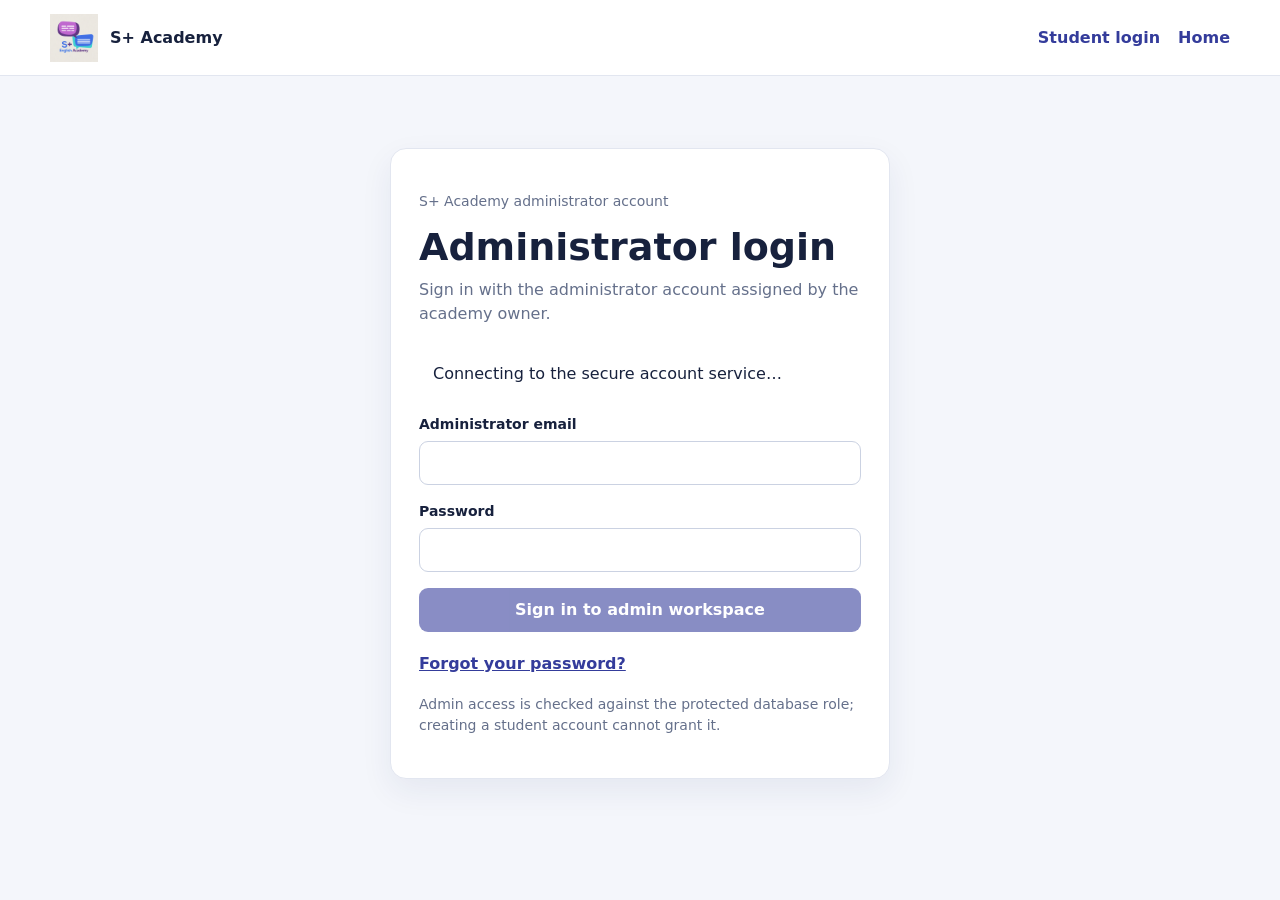
<file: admin-login.html>
<!doctype html>
<html lang="en">
<head>
  <meta charset="utf-8">
  <meta name="viewport" content="width=device-width, initial-scale=1">
  <meta name="robots" content="noindex, nofollow">
  <meta name="description" content="Authorized S+ Academy administrator sign-in.">
  <title>Admin Login | S+ Academy</title>
  <link rel="stylesheet" href="css/portal.css">
</head>
<body data-login-role="admin">
  <header class="portal-header">
    <a class="portal-brand" href="index.html">
      <img src="assets/logo.png" alt="">
      <span>S+ Academy</span>
    </a>
    <nav class="portal-header-links" aria-label="Account navigation">
      <a href="student-login.html">Student login</a>
      <a href="index.html">Home</a>
    </nav>
  </header>

  <main class="portal-shell">
    <section class="portal-card auth-card" aria-labelledby="admin-login-title">
      <p class="portal-note">S+ Academy administrator account</p>
      <h1 class="portal-heading" id="admin-login-title">Administrator login</h1>
      <p class="portal-subtitle">Sign in with the administrator account assigned by the academy owner.</p>
      <div class="portal-message" data-auth-message role="status" aria-live="polite">Connecting to the secure account service…</div>
      <form class="auth-form" data-login-form>
        <label>Administrator email
          <input name="email" type="email" autocomplete="username" maxlength="254" required>
        </label>
        <label>Password
          <input name="password" type="password" autocomplete="current-password" required>
        </label>
        <button type="submit" disabled>Sign in to admin workspace</button>
        <button type="button" class="portal-link-button" data-show-reset>Forgot your password?</button>
      </form>
      <form class="auth-form" data-reset-form hidden>
        <h2>Reset your administrator password</h2>
        <p class="portal-note">We’ll email a secure reset link to the registered administrator address.</p>
        <label>Administrator email
          <input name="email" type="email" autocomplete="username" maxlength="254" required>
        </label>
        <div data-reset-captcha></div>
        <button type="submit" disabled>Send password reset email</button>
        <button type="button" class="portal-link-button" data-cancel-reset>Back to sign in</button>
      </form>
      <p class="portal-note">Admin access is checked against the protected database role; creating a student account cannot grant it.</p>
    </section>
  </main>

  <script src="js/supabase-config.js"></script>
  <script type="module" src="js/login.js"></script>
</body>
</html>
</file>
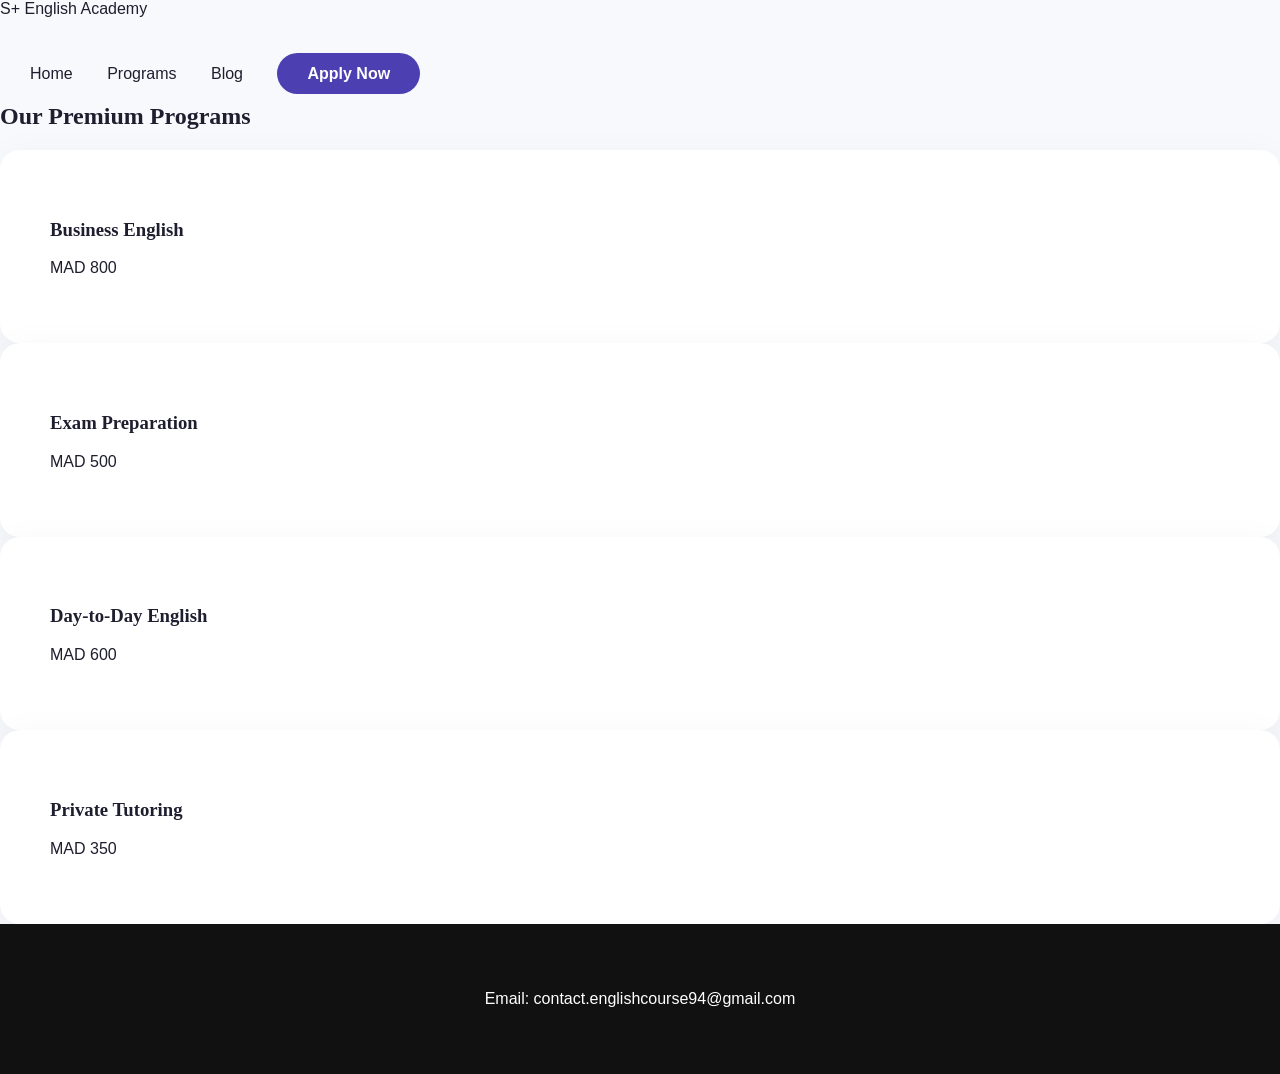
<file: programs.html>
<!DOCTYPE html>
<html lang="en">
<head>
<meta charset="UTF-8">
<meta name="viewport" content="width=device-width, initial-scale=1.0">
<title>Programs | S+ English Academy</title>
<link rel="stylesheet" href="css/style.css">
<script src="js/main.js" defer></script>
</head>
<body>

<header>
  <div class="logo">S+ English Academy</div>
  <nav>
    <a href="index.html">Home</a>
    <a href="programs.html">Programs</a>
    <a href="blog.html">Blog</a>
    <a href="apply.html" class="btn">Apply Now</a>
  </nav>
</header>

<section class="page-title">
  <h1>Our Premium Programs</h1>
</section>

<section class="program-grid">

<div class="card" onclick="goToApply('Business English')">
  <h3>Business English</h3>
  <p>MAD 800</p>
</div>

<div class="card" onclick="goToApply('Exam Preparation')">
  <h3>Exam Preparation</h3>
  <p>MAD 500</p>
</div>

<div class="card" onclick="goToApply('Day-to-Day English')">
  <h3>Day-to-Day English</h3>
  <p>MAD 600</p>
</div>

<div class="card" onclick="goToApply('Private Tutoring')">
  <h3>Private Tutoring</h3>
  <p>MAD 350</p>
</div>

</section>

<footer>
  <p>Email: contact.englishcourse94@gmail.com</p>
</footer>

</body>
</html>
</file>
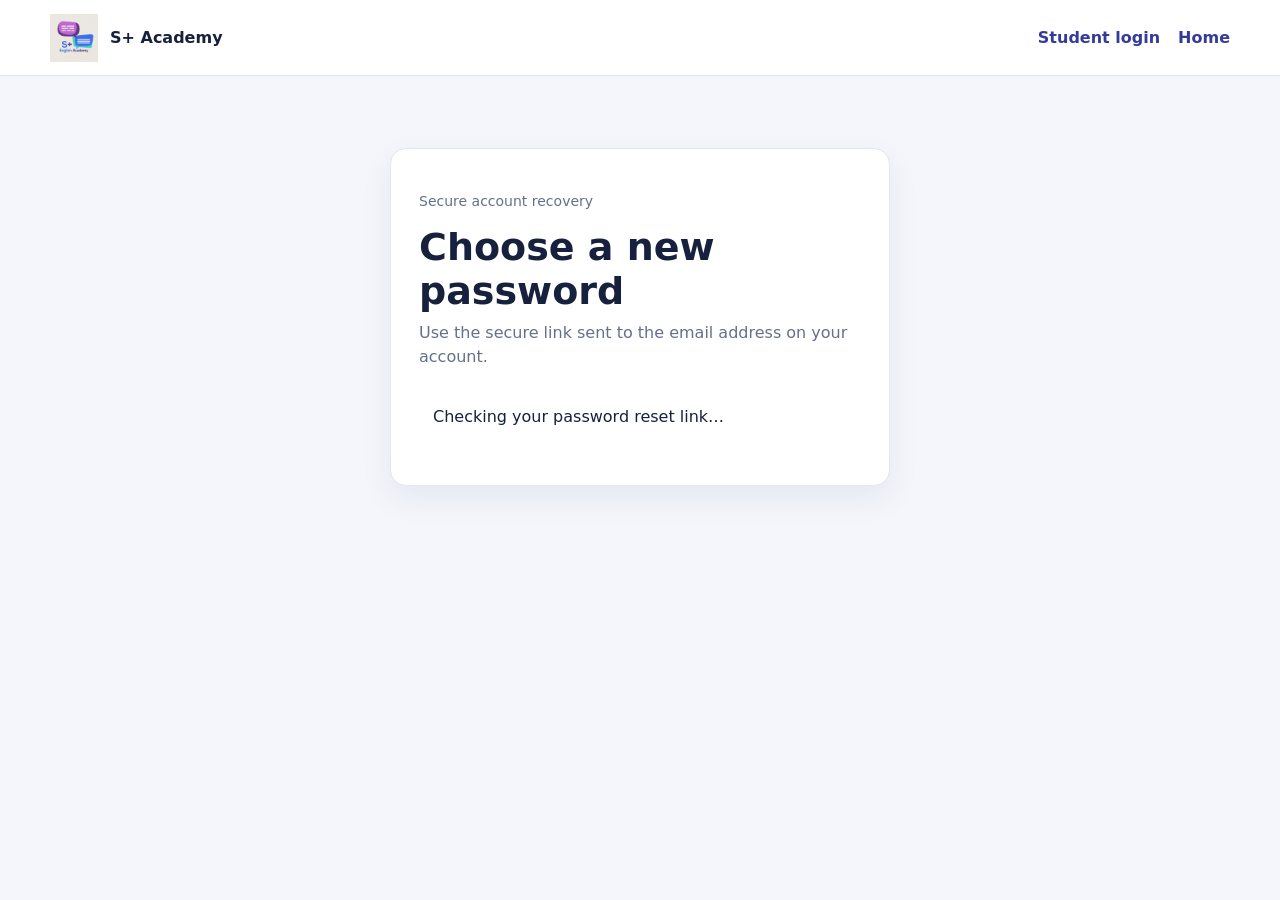
<file: reset-password.html>
<!doctype html>
<html lang="en">
<head>
  <meta charset="utf-8">
  <meta name="viewport" content="width=device-width, initial-scale=1">
  <meta name="robots" content="noindex, nofollow">
  <meta name="description" content="Choose a new password for your S+ Academy account.">
  <title>Reset Password | S+ Academy</title>
  <link rel="stylesheet" href="css/portal.css">
</head>
<body>
  <header class="portal-header">
    <a class="portal-brand" href="index.html">
      <img src="assets/logo.png" alt="">
      <span>S+ Academy</span>
    </a>
    <nav class="portal-header-links" aria-label="Account navigation">
      <a href="student-login.html">Student login</a>
      <a href="index.html">Home</a>
    </nav>
  </header>

  <main class="portal-shell">
    <section class="portal-card auth-card" aria-labelledby="reset-title">
      <p class="portal-note">Secure account recovery</p>
      <h1 class="portal-heading" id="reset-title">Choose a new password</h1>
      <p class="portal-subtitle">Use the secure link sent to the email address on your account.</p>
      <div class="portal-message" data-reset-message role="status" aria-live="polite">Checking your password reset link…</div>
      <form class="auth-form" data-new-password-form hidden>
        <label>New password (at least 8 characters)
          <input name="password" type="password" autocomplete="new-password" minlength="8" required>
        </label>
        <label>Confirm new password
          <input name="confirmPassword" type="password" autocomplete="new-password" minlength="8" required>
        </label>
        <button type="submit">Update password</button>
      </form>
      <a class="portal-button" data-login-link href="student-login.html" hidden>Return to sign in</a>
    </section>
  </main>

  <script src="js/supabase-config.js"></script>
  <script type="module" src="js/reset-password.js"></script>
</body>
</html>
</file>
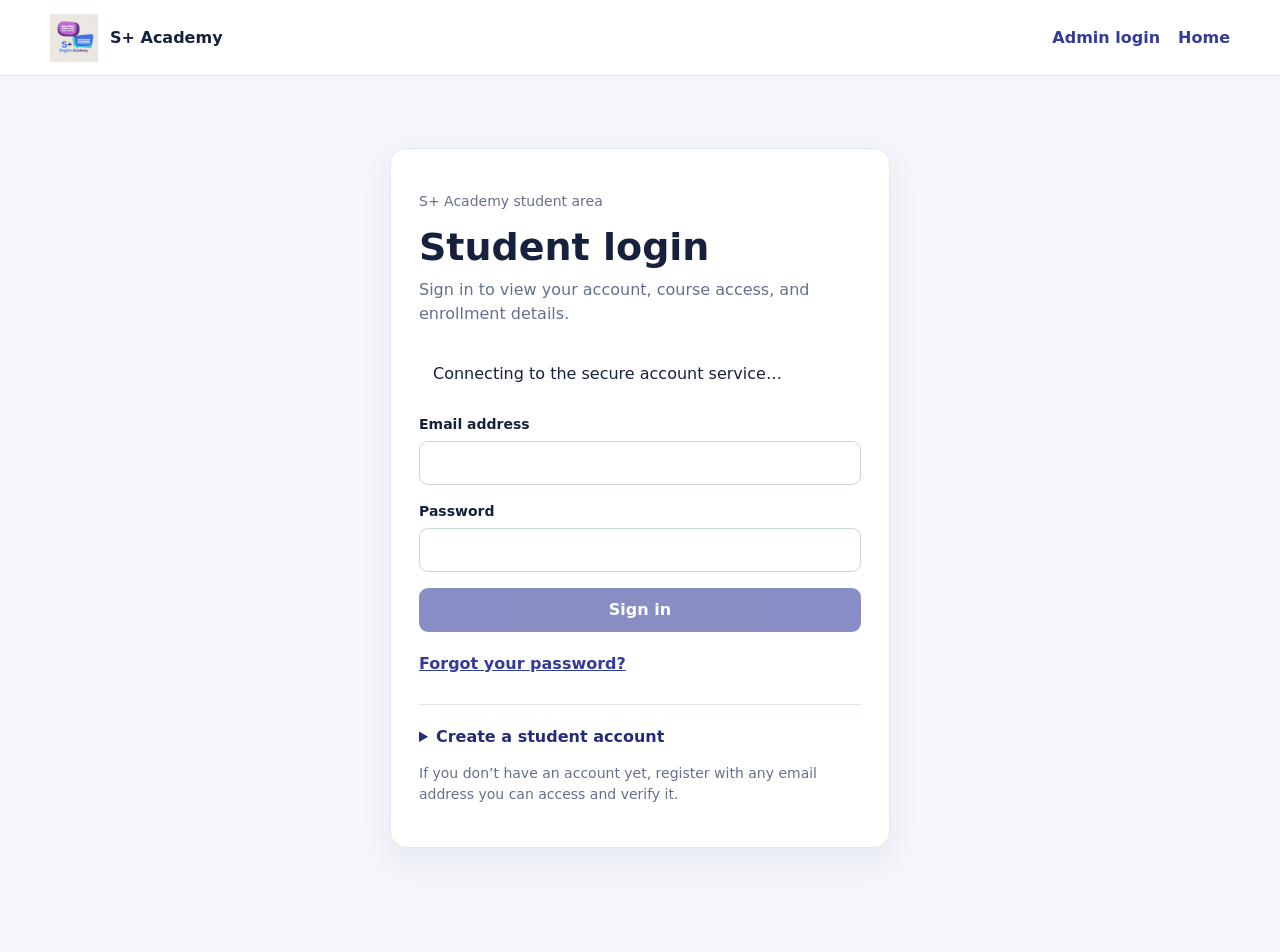
<file: student-login.html>
<!doctype html>
<html lang="en">
<head>
  <meta charset="utf-8">
  <meta name="viewport" content="width=device-width, initial-scale=1">
  <meta name="description" content="Sign in or create your S+ Academy student account.">
  <title>Student Login | S+ Academy</title>
  <link rel="stylesheet" href="css/portal.css">
</head>
<body data-login-role="student">
  <header class="portal-header">
    <a class="portal-brand" href="index.html">
      <img src="assets/logo.png" alt="">
      <span>S+ Academy</span>
    </a>
    <nav class="portal-header-links" aria-label="Account navigation">
      <a href="admin-login.html">Admin login</a>
      <a href="index.html">Home</a>
    </nav>
  </header>

  <main class="portal-shell">
    <section class="portal-card auth-card" aria-labelledby="student-login-title">
      <p class="portal-note">S+ Academy student area</p>
      <h1 class="portal-heading" id="student-login-title">Student login</h1>
      <p class="portal-subtitle">Sign in to view your account, course access, and enrollment details.</p>
      <div class="portal-message" data-auth-message role="status" aria-live="polite">Connecting to the secure account service…</div>

      <form class="auth-form" data-login-form>
        <label>Email address
          <input name="email" type="email" autocomplete="email" maxlength="254" required>
        </label>
        <label>Password
          <input name="password" type="password" autocomplete="current-password" required>
        </label>
        <button type="submit" disabled>Sign in</button>
        <button type="button" class="portal-link-button" data-show-reset>Forgot your password?</button>
      </form>

      <form class="auth-form" data-reset-form hidden>
        <h2>Reset your password</h2>
        <p class="portal-note">We’ll email a secure reset link to the address registered to your account.</p>
        <label>Email address
          <input name="email" type="email" autocomplete="email" maxlength="254" required>
        </label>
        <div data-reset-captcha></div>
        <button type="submit" disabled>Send password reset email</button>
        <button type="button" class="portal-link-button" data-cancel-reset>Back to sign in</button>
      </form>

      <details class="portal-details">
        <summary>Create a student account</summary>
        <p class="portal-note">Any email address you can access is accepted; it does not need to be an academy email. Registration never grants administrator access.</p>
        <form class="auth-form" data-signup-form>
          <label>Full name
            <input name="fullName" type="text" autocomplete="name" minlength="2" maxlength="120" required>
          </label>
          <label>Email address
            <input name="email" type="email" autocomplete="email" maxlength="254" required>
          </label>
          <label>Password (at least 8 characters)
            <input name="password" type="password" autocomplete="new-password" minlength="8" required>
          </label>
          <button type="submit">Create student account</button>
        </form>
      </details>

      <p class="portal-note">If you don’t have an account yet, register with any email address you can access and verify it.</p>
    </section>
  </main>

  <script src="js/supabase-config.js"></script>
  <script type="module" src="js/login.js"></script>
</body>
</html>
</file>
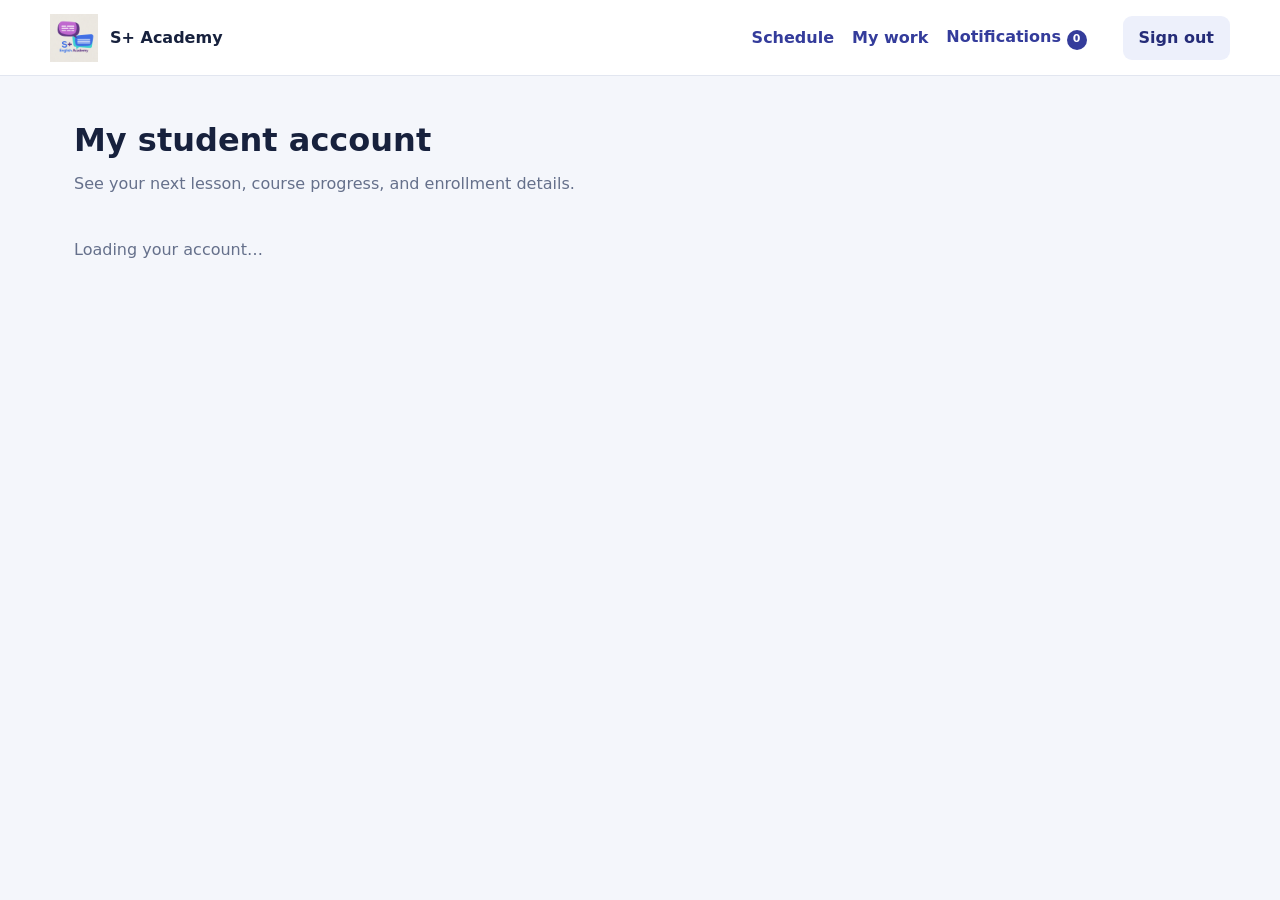
<file: student.html>
<!doctype html>
<html lang="en">
<head>
  <meta charset="utf-8">
  <meta name="viewport" content="width=device-width, initial-scale=1">
  <meta name="robots" content="noindex, nofollow">
  <meta name="description" content="Your S+ Academy student account.">
  <title>My Student Account | S+ Academy</title>
  <link rel="stylesheet" href="css/portal.css">
</head>
<body>
  <header class="portal-header">
    <a class="portal-brand" href="index.html">
      <img src="assets/logo.png" alt="">
      <span>S+ Academy</span>
    </a>
    <nav class="portal-header-links" aria-label="Account navigation">
      <a href="#schedule">Schedule</a>
      <a href="#assignments">My work</a>
      <a href="#notifications">Notifications <span class="portal-count" data-unread-count hidden>0</span></a>
      <span class="portal-user-email" data-user-email></span>
      <button type="button" class="portal-button-secondary" data-sign-out>Sign out</button>
    </nav>
  </header>

  <main class="portal-shell">
    <h1 class="portal-heading">My student account</h1>
    <p class="portal-subtitle">See your next lesson, course progress, and enrollment details.</p>
    <div class="portal-message" data-portal-message role="status" aria-live="polite"></div>
    <p class="portal-loading" data-loading>Loading your account…</p>

    <div class="portal-dashboard" data-student-dashboard hidden>
      <section class="portal-dashboard-grid" id="schedule" aria-label="Your schedule">
        <section class="portal-card" aria-labelledby="next-lesson-title">
          <h2 id="next-lesson-title">Next lesson</h2>
          <div data-next-lesson><p class="portal-note">Checking your schedule…</p></div>
        </section>
        <section class="portal-card" aria-labelledby="schedule-title">
          <h2 id="schedule-title">Upcoming schedule</h2>
          <div class="portal-table-wrap">
            <table class="portal-table">
              <thead><tr><th>Lesson</th><th>Program</th><th>Date and time</th><th>Meeting</th></tr></thead>
              <tbody data-schedule-body><tr><td colspan="4">Loading…</td></tr></tbody>
            </table>
          </div>
        </section>
      </section>

      <section class="portal-card portal-section" id="assignments" aria-labelledby="assignments-title">
        <div class="portal-section-heading">
          <div>
            <h2 id="assignments-title">My assigned learning</h2>
            <p class="portal-note">Lessons and exercises assigned by your teacher.</p>
          </div>
          <span class="portal-feature-status" data-learning-status></span>
        </div>
        <div class="portal-dashboard-grid portal-dashboard-grid-tight">
          <section aria-labelledby="assigned-lessons-title">
            <h3 id="assigned-lessons-title">Lessons</h3>
            <div class="portal-work-list" data-assigned-lessons>
              <p class="portal-note">Loading lessons…</p>
            </div>
          </section>
          <section aria-labelledby="assigned-exercises-title">
            <h3 id="assigned-exercises-title">Exercises</h3>
            <div class="portal-work-list" data-assigned-exercises>
              <p class="portal-note">Loading exercises…</p>
            </div>
          </section>
        </div>
      </section>

      <section class="portal-card portal-section" id="notifications" aria-labelledby="notifications-title">
        <div class="portal-section-heading">
          <div>
            <h2 id="notifications-title">Notifications</h2>
            <p class="portal-note">Updates about lessons and your account.</p>
          </div>
          <button type="button" class="portal-button-secondary" data-refresh-notifications>Refresh</button>
        </div>
        <div class="portal-notification-list" data-notifications>
          <p class="portal-note">Loading notifications…</p>
        </div>
      </section>

      <section class="portal-card portal-section" aria-labelledby="teacher-contact-title">
        <h2 id="teacher-contact-title">Contact your teacher</h2>
        <p data-teacher-contact-text>Contact the academy and we’ll connect you with your teacher.</p>
        <a class="portal-button" data-teacher-contact href="https://wa.me/212718613036" target="_blank" rel="noopener">Message your teacher</a>
      </section>

      <section class="portal-card portal-section" aria-labelledby="progress-title">
        <h2 id="progress-title">My learning progress</h2>
        <div class="portal-stats" aria-label="Learning progress summary">
          <div class="portal-stat"><strong data-progress-stat="attended">0</strong><span>Sessions attended</span></div>
          <div class="portal-stat"><strong data-progress-stat="average">—</strong><span>Average assessment score</span></div>
          <div class="portal-stat"><strong data-progress-stat="marked">0</strong><span>Sessions marked by teacher</span></div>
        </div>
        <div class="portal-table-wrap">
          <table class="portal-table">
            <thead><tr><th>Lesson</th><th>Date</th><th>Attendance</th><th>Score</th><th>Teacher feedback</th></tr></thead>
            <tbody data-progress-body><tr><td colspan="5">Loading…</td></tr></tbody>
          </table>
        </div>
      </section>

      <section class="portal-dashboard-grid portal-section" aria-label="Profile and course access">
        <section class="portal-card" aria-labelledby="profile-title">
          <h2 id="profile-title">My profile</h2>
          <form class="auth-form" data-profile-form>
            <label>Full name
              <input name="fullName" type="text" autocomplete="name" maxlength="120" required>
            </label>
            <label>Email address
              <input name="email" type="email" autocomplete="email" readonly>
            </label>
            <label>Phone
              <input name="phone" type="tel" autocomplete="tel" maxlength="32">
            </label>
            <label>Notification language
              <select name="locale" data-notification-locale disabled>
                <option value="en">English</option>
                <option value="fr">Français</option>
                <option value="es">Español</option>
                <option value="pt">Português</option>
                <option value="zh">中文</option>
                <option value="ar">العربية</option>
              </select>
            </label>
            <button type="submit">Save profile</button>
          </form>
        </section>

        <section class="portal-card" aria-labelledby="membership-title">
          <h2 id="membership-title">My course access</h2>
          <div class="portal-table-wrap">
            <table class="portal-table">
              <thead><tr><th>Program</th><th>Status</th><th>Access period</th></tr></thead>
              <tbody data-memberships-body><tr><td colspan="3">Loading…</td></tr></tbody>
            </table>
          </div>
        </section>
      </section>

      <section class="portal-card portal-section" aria-labelledby="invoices-title">
        <h2 id="invoices-title">My invoices</h2>
        <p class="portal-note">Your recorded invoices and payments. No payment is collected on this page.</p>
        <div class="portal-table-wrap">
          <table class="portal-table">
            <thead><tr><th>Invoice</th><th>Issued</th><th>Due</th><th>Total</th><th>Paid</th><th>Status</th></tr></thead>
            <tbody data-invoices-body><tr><td colspan="6">Loading invoices…</td></tr></tbody>
          </table>
        </div>
      </section>

      <section class="portal-card portal-section" aria-labelledby="orders-title">
        <h2 id="orders-title">My enrollment and payment records</h2>
        <p class="portal-note">This page shows recorded status only. It does not accept or process payments.</p>
        <div class="portal-table-wrap">
          <table class="portal-table">
            <thead><tr><th>Program</th><th>Amount</th><th>Status</th><th>Date</th></tr></thead>
            <tbody data-orders-body><tr><td colspan="4">Loading…</td></tr></tbody>
          </table>
        </div>
      </section>
    </div>
  </main>

  <script src="js/supabase-config.js"></script>
  <script type="module" src="js/student.js"></script>
</body>
</html>
</file>
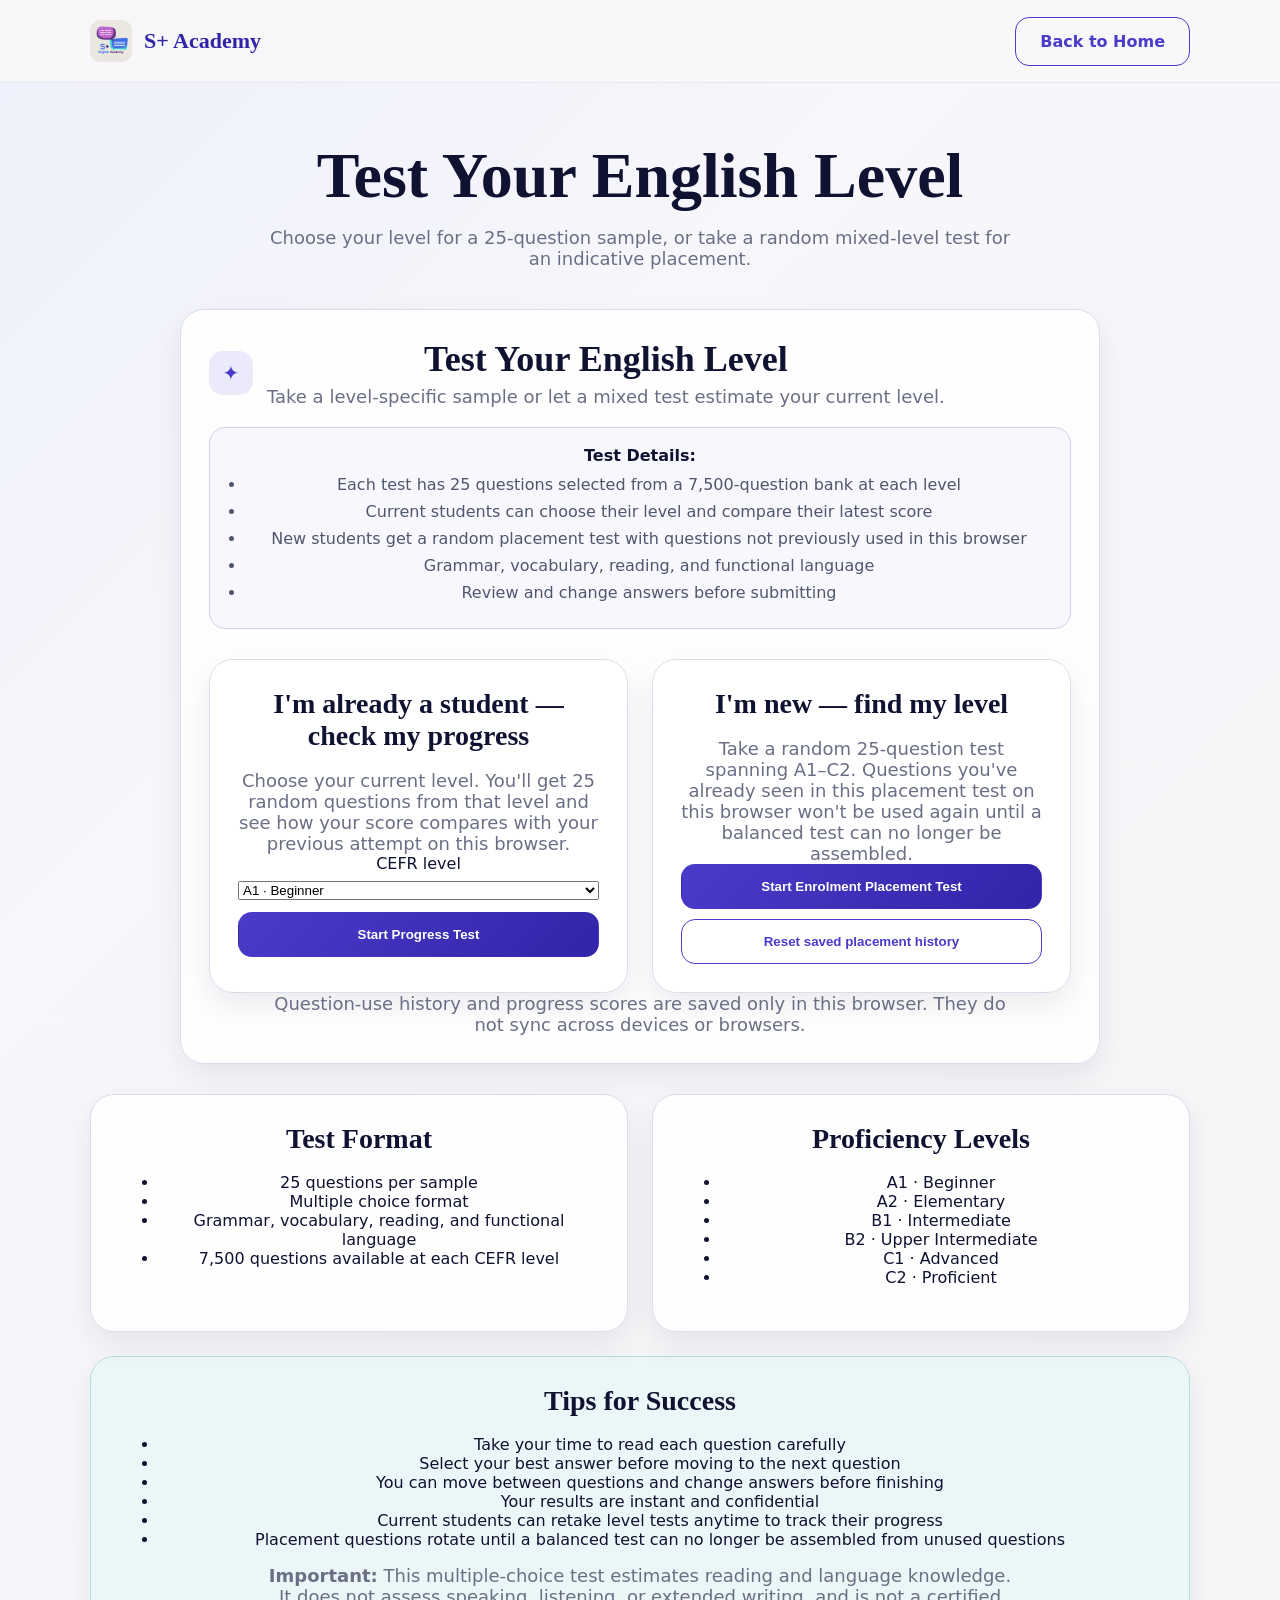
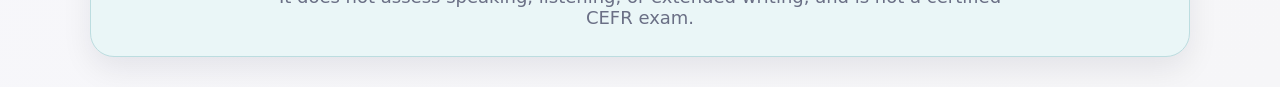
<file: test.html>
<!DOCTYPE html>
<html lang="en">
<head>
  <meta charset="UTF-8" />
  <meta name="viewport" content="width=device-width, initial-scale=1.0" />
  <title>Test Your English Level | S+ Academy</title>
  <style>
    :root {
      --bg: #f5f5f7;
      --card: #ffffff;
      --text: #0f1230;
      --muted: #6a6f85;
      --line: #dfe3ea;
      --primary: #3124a8;
      --primary-2: #4a3cc9;
      --accent: #11a3a5;
      --shadow: 0 12px 30px rgba(10, 16, 40, 0.08);
      --radius: 22px;
      --max: 1100px;
      --serif: Georgia, "Times New Roman", serif;
      --sans: Inter, ui-sans-serif, system-ui, -apple-system, BlinkMacSystemFont, "Segoe UI", sans-serif;
    }

    * { box-sizing: border-box; }
    body {
      margin: 0;
      font-family: var(--sans);
      background: linear-gradient(135deg, #eef0fb 0%, #f7f7fb 35%, #f6f6f8 100%);
      color: var(--text);
    }

    .container {
      width: min(var(--max), calc(100% - 32px));
      margin: 0 auto;
    }

    .topbar {
      position: sticky;
      top: 0;
      z-index: 50;
      backdrop-filter: blur(12px);
      background: rgba(248, 248, 250, 0.92);
      border-bottom: 1px solid rgba(49, 36, 168, 0.08);
    }

    .nav {
      display: flex;
      align-items: center;
      justify-content: space-between;
      min-height: 82px;
    }

    .brand {
      display: flex;
      align-items: center;
      gap: 12px;
      text-decoration: none;
      color: inherit;
    }

    .brand img {
      width: 42px;
      height: 42px;
      object-fit: contain;
      border-radius: 10px;
    }

    .brand-name {
      font-family: var(--serif);
      font-size: 22px;
      font-weight: 700;
      color: var(--primary);
    }

    .btn {
      display: inline-flex;
      align-items: center;
      justify-content: center;
      padding: 14px 24px;
      border-radius: 14px;
      border: 1px solid transparent;
      cursor: pointer;
      font-weight: 700;
      text-decoration: none;
      transition: 0.2s ease;
    }

    .btn:hover {
      transform: translateY(-2px);
      box-shadow: 0 10px 24px rgba(49, 36, 168, 0.18);
    }

    .btn-primary {
      background: linear-gradient(135deg, var(--primary-2), var(--primary));
      color: white;
    }

    .btn-outline {
      border-color: var(--primary-2);
      color: var(--primary-2);
      background: transparent;
    }

    .hero {
      padding: 56px 0 30px;
      text-align: center;
    }

    .hero h1 {
      font-family: var(--serif);
      font-size: clamp(40px, 6vw, 64px);
      margin: 0 0 14px;
    }

    .hero p {
      color: var(--muted);
      font-size: 18px;
      margin: 0 auto;
      max-width: 760px;
    }

    .card {
      background: rgba(255,255,255,0.92);
      border: 1px solid #d9deea;
      border-radius: 24px;
      box-shadow: var(--shadow);
      padding: 28px;
    }

    .main-box {
      max-width: 920px;
      margin: 40px auto 28px;
    }

    .box-head {
      display: flex;
      align-items: center;
      gap: 14px;
      margin-bottom: 20px;
    }

    .icon-box {
      width: 44px;
      height: 44px;
      border-radius: 14px;
      display: grid;
      place-items: center;
      background: rgba(74, 60, 201, 0.1);
      color: var(--primary-2);
      font-weight: 800;
      font-size: 20px;
    }

    .box-head h2 {
      margin: 0;
      font-size: 36px;
      font-family: var(--serif);
    }

    .box-head p {
      margin: 6px 0 0;
      color: var(--muted);
    }

    .details-box {
      border: 1px solid #cfd5f0;
      background: #f7f7fd;
      border-radius: 16px;
      padding: 18px;
      color: #4f566d;
      margin-bottom: 20px;
    }

    .details-box strong {
      display: block;
      margin-bottom: 10px;
      color: var(--text);
    }

    .details-box ul {
      margin: 0;
      padding-left: 18px;
    }

    .details-box li {
      margin-bottom: 8px;
    }

    .grid {
      display: grid;
      gap: 24px;
      grid-template-columns: 1fr 1fr;
      margin-top: 30px;
    }

    .tips {
      margin-top: 24px;
      background: #eaf6f7;
      border-color: #bcdde0;
    }

    .small-title {
      font-family: var(--serif);
      font-size: 28px;
      margin: 0 0 18px;
    }

    .quiz-wrap {
      padding: 50px 0 70px;
      display: none;
    }

    .quiz-top {
      display: flex;
      justify-content: space-between;
      align-items: center;
      gap: 14px;
      margin-bottom: 18px;
    }

    .progress-bar {
      width: 100%;
      height: 10px;
      background: #e5e8f4;
      border-radius: 999px;
      overflow: hidden;
      margin-bottom: 24px;
    }

    .progress-fill {
      height: 100%;
      width: 0%;
      background: linear-gradient(135deg, var(--primary-2), var(--primary));
      transition: width 0.3s ease;
    }

    .question-card h3 {
      margin-top: 0;
      margin-bottom: 22px;
      font-size: 28px;
      font-family: var(--serif);
      white-space: pre-line;
    }

    .answers {
      display: grid;
      gap: 14px;
    }

    .answer-btn {
      width: 100%;
      text-align: left;
      padding: 16px 18px;
      border: 1px solid #d9deea;
      border-radius: 16px;
      background: white;
      cursor: pointer;
      font-size: 16px;
      transition: 0.2s ease;
    }

    .answer-btn:hover {
      border-color: var(--primary-2);
      background: #f8f8fe;
    }

    .answer-btn.selected {
      border-color: var(--primary);
      background: #f1efff;
      box-shadow: inset 0 0 0 1px var(--primary);
    }

    .quiz-actions {
      display: flex;
      justify-content: space-between;
      gap: 14px;
      margin-top: 24px;
    }

    .result-wrap {
      display: none;
      padding: 50px 0 80px;
    }

    .result-card {
      max-width: 760px;
      margin: 0 auto;
      text-align: center;
    }

    .result-level {
      font-family: var(--serif);
      font-size: 48px;
      margin: 12px 0;
      color: var(--primary);
    }

    .result-score {
      color: var(--muted);
      font-size: 18px;
      margin-bottom: 28px;
    }

    @media (max-width: 760px) {
      .grid {
        grid-template-columns: 1fr;
      }

      .quiz-top,
      .quiz-actions,
      .nav {
        flex-direction: column;
        align-items: stretch;
      }

      .box-head h2 {
        font-size: 28px;
      }

      .hero h1 {
        font-size: 38px;
      }
    }
  </style>
</head>
<body>
  <header class="topbar">
    <div class="container nav">
      <a class="brand" href="index.html">
        <img src="logo.png" alt="S+ Academy logo" onerror="this.src='S+ Eng Academy.png'" />
        <span class="brand-name">S+ Academy</span>
      </a>
      <a class="btn btn-outline" href="index.html">Back to Home</a>
    </div>
  </header>

  <section class="hero" id="landingSection">
    <div class="container">
      <h1>Test Your English Level</h1>
      <p>Choose your level for a 25-question sample, or take a random mixed-level test for an indicative placement.</p>

      <div class="card main-box">
        <div class="box-head">
          <div class="icon-box">✦</div>
          <div>
            <h2>Test Your English Level</h2>
            <p>Take a level-specific sample or let a mixed test estimate your current level.</p>
          </div>
        </div>

        <div class="details-box">
          <strong>Test Details:</strong>
          <ul>
            <li>Each test has 25 questions selected from a 7,500-question bank at each level</li>
            <li>Current students can choose their level and compare their latest score</li>
            <li>New students get a random placement test with questions not previously used in this browser</li>
            <li>Grammar, vocabulary, reading, and functional language</li>
            <li>Review and change answers before submitting</li>
          </ul>
        </div>

        <div class="grid">
          <div class="card">
            <h3 class="small-title">I'm already a student — check my progress</h3>
            <p>Choose your current level. You'll get 25 random questions from that level and see how your score compares with your previous attempt on this browser.</p>
            <label for="chosenLevel">CEFR level</label>
            <select id="chosenLevel" class="lang-select" style="width:100%; margin:8px 0 12px;">
              <option value="A1">A1 · Beginner</option>
              <option value="A2">A2 · Elementary</option>
              <option value="B1">B1 · Intermediate</option>
              <option value="B2">B2 · Upper Intermediate</option>
              <option value="C1">C1 · Advanced</option>
              <option value="C2">C2 · Proficient</option>
            </select>
            <button class="btn btn-primary" style="width:100%;" onclick="startLevelTest()">Start Progress Test</button>
          </div>
          <div class="card">
            <h3 class="small-title">I'm new — find my level</h3>
            <p>Take a random 25-question test spanning A1–C2. Questions you've already seen in this placement test on this browser won't be used again until a balanced test can no longer be assembled.</p>
            <button class="btn btn-primary" style="width:100%;" onclick="startPlacementTest()">Start Enrolment Placement Test</button>
            <button class="btn btn-outline" style="width:100%; margin-top:10px;" onclick="resetPlacementHistory()">Reset saved placement history</button>
          </div>
        </div>
        <p>Question-use history and progress scores are saved only in this browser. They do not sync across devices or browsers.</p>
      </div>

      <div class="grid">
        <div class="card">
          <h3 class="small-title">Test Format</h3>
          <ul>
            <li>25 questions per sample</li>
            <li>Multiple choice format</li>
            <li>Grammar, vocabulary, reading, and functional language</li>
            <li>7,500 questions available at each CEFR level</li>
          </ul>
        </div>

        <div class="card">
          <h3 class="small-title">Proficiency Levels</h3>
          <ul>
            <li>A1 · Beginner</li>
            <li>A2 · Elementary</li>
            <li>B1 · Intermediate</li>
            <li>B2 · Upper Intermediate</li>
            <li>C1 · Advanced</li>
            <li>C2 · Proficient</li>
          </ul>
        </div>
      </div>

      <div class="card tips">
        <h3 class="small-title">Tips for Success</h3>
        <ul>
          <li>Take your time to read each question carefully</li>
          <li>Select your best answer before moving to the next question</li>
          <li>You can move between questions and change answers before finishing</li>
          <li>Your results are instant and confidential</li>
          <li>Current students can retake level tests anytime to track their progress</li>
          <li>Placement questions rotate until a balanced test can no longer be assembled from unused questions</li>
        </ul>
        <p><strong>Important:</strong> This multiple-choice test estimates reading and language knowledge. It does not assess speaking, listening, or extended writing, and is not a certified CEFR exam.</p>
      </div>
    </div>
  </section>

  <section class="quiz-wrap" id="quizSection">
    <div class="container">
      <div class="quiz-top">
        <a class="btn btn-outline" href="index.html">Exit Test</a>
        <div id="questionCounter" aria-live="polite">Question 1 of 25</div>
      </div>

      <div class="progress-bar">
        <div class="progress-fill" id="progressFill"></div>
      </div>

      <div class="card question-card">
        <h3 id="questionText"></h3>
        <div class="answers" id="answersBox"></div>
        <div class="quiz-actions">
          <button class="btn btn-outline" id="previousBtn" type="button" onclick="previousQuestion()" disabled>Previous</button>
          <button class="btn btn-primary" id="nextBtn" onclick="nextQuestion()" disabled>Next Question</button>
        </div>
      </div>
    </div>
  </section>

  <section class="result-wrap" id="resultSection">
    <div class="container">
      <div class="card result-card">
        <div style="font-size:52px;">✓</div>
        <p style="text-transform:uppercase; letter-spacing:0.18em; color:#6a6f85; font-size:13px; font-weight:700;">Your Result</p>
        <div class="result-level" id="resultLevel" aria-live="polite"></div>
        <div class="result-score" id="resultScore"></div>
        <p id="resultMessage"></p>
        <div class="card" style="text-align:left; margin-top:24px;">
          <h2 class="small-title" id="breakdownTitle">Score by level</h2>
          <div id="levelBreakdown"></div>
          <p id="assessmentLimit" style="margin-bottom:0;"></p>
        </div>
        <div style="margin-top:26px; display:flex; gap:14px; justify-content:center; flex-wrap:wrap;">
          <button class="btn btn-primary" onclick="restartTest()">Retake Test</button>
          <a class="btn btn-outline" href="index.html">Back to Home</a>
        </div>
      </div>
    </div>
  </section>

  <script src="js/question-bank-a1-a2.js"></script>
  <script src="js/question-bank-b1-b2.js"></script>
  <script src="js/question-bank-c1-c2.js"></script>
  <script src="js/level-test.js"></script>
</body>
</html>
</file>
<file: css/portal.css>
:root {
  color-scheme: light;
  --portal-ink: #17213d;
  --portal-muted: #65708b;
  --portal-primary: #343c9b;
  --portal-primary-dark: #252c78;
  --portal-surface: #fff;
  --portal-border: #e2e6f0;
  --portal-background: #f4f6fb;
  --portal-danger: #a32637;
  --portal-success: #17653d;
}

* { box-sizing: border-box; }

body {
  margin: 0;
  background: var(--portal-background);
  color: var(--portal-ink);
  font: 16px/1.5 Inter, system-ui, -apple-system, BlinkMacSystemFont, "Segoe UI", sans-serif;
}

a { color: var(--portal-primary); }

.portal-header {
  align-items: center;
  background: var(--portal-surface);
  border-bottom: 1px solid var(--portal-border);
  display: flex;
  justify-content: space-between;
  min-height: 76px;
  padding: 12px max(24px, calc((100% - 1180px) / 2));
}

.portal-brand {
  align-items: center;
  color: var(--portal-ink);
  display: inline-flex;
  font-weight: 750;
  gap: 12px;
  text-decoration: none;
}

.portal-brand img { height: 48px; width: 48px; object-fit: contain; }
.portal-header-links { align-items: center; display: flex; flex-wrap: wrap; gap: 18px; }
.portal-header-links a { font-weight: 650; text-decoration: none; }
.portal-count { align-items: center; background: var(--portal-primary); border-radius: 999px; color: #fff; display: inline-flex; font-size: 11px; height: 20px; justify-content: center; min-width: 20px; padding: 0 5px; }

.portal-shell { margin: 0 auto; max-width: 1180px; padding: 40px 24px 72px; }
.portal-heading { margin: 0 0 8px; }
.portal-subtitle { color: var(--portal-muted); margin: 0 0 24px; }

.portal-card {
  background: var(--portal-surface);
  border: 1px solid var(--portal-border);
  border-radius: 16px;
  box-shadow: 0 12px 32px rgb(34 45 93 / 7%);
  padding: 28px;
}

.auth-card { margin: 32px auto; max-width: 500px; }
.auth-card h1 { font-size: clamp(28px, 5vw, 38px); line-height: 1.15; }
.auth-form { display: grid; gap: 16px; }
.auth-form[hidden] { display: none; }

label { display: grid; color: var(--portal-ink); font-size: 14px; font-weight: 650; gap: 6px; }
input, select, textarea {
  background: #fff;
  border: 1px solid #cbd2e2;
  border-radius: 9px;
  color: var(--portal-ink);
  font: inherit;
  min-height: 44px;
  padding: 10px 12px;
  width: 100%;
}
input:focus, select:focus, textarea:focus, button:focus-visible, a:focus-visible {
  outline: 3px solid rgb(79 91 206 / 28%);
  outline-offset: 2px;
}

button, .portal-button {
  align-items: center;
  background: var(--portal-primary);
  border: 0;
  border-radius: 9px;
  color: #fff;
  cursor: pointer;
  display: inline-flex;
  font: inherit;
  font-weight: 700;
  justify-content: center;
  min-height: 44px;
  padding: 10px 16px;
  text-decoration: none;
}
button:hover, .portal-button:hover { background: var(--portal-primary-dark); }
button:disabled { cursor: not-allowed; opacity: .58; }
.portal-button-secondary { background: #edf0fb; color: var(--portal-primary-dark); }
.portal-button-secondary:hover { background: #dfe4f8; }
.portal-link-button { background: transparent; color: var(--portal-primary); justify-self: start; min-height: auto; padding: 4px 0; text-decoration: underline; }
.portal-link-button:hover { background: transparent; color: var(--portal-primary-dark); }

.portal-message {
  border-radius: 10px;
  margin: 16px 0;
  padding: 12px 14px;
}
.portal-message:empty { display: none; }
.portal-message[data-kind="error"] { background: #fff0f1; color: var(--portal-danger); }
.portal-message[data-kind="success"] { background: #eaf7ef; color: var(--portal-success); }
.portal-message[data-kind="info"] { background: #edf2ff; color: #303e83; }

.portal-note { color: var(--portal-muted); font-size: 14px; }
.portal-actions { align-items: center; display: flex; flex-wrap: wrap; gap: 12px; }
.portal-details { border-top: 1px solid var(--portal-border); margin-top: 24px; padding-top: 20px; }
.portal-details summary { color: var(--portal-primary-dark); cursor: pointer; font-weight: 700; }
.portal-dashboard[hidden], [data-admin-panel][hidden] { display: none; }
.portal-button[hidden] { display: none; }
.portal-dashboard-grid { display: grid; gap: 20px; grid-template-columns: repeat(2, minmax(0, 1fr)); margin-top: 24px; }
.portal-dashboard-grid .portal-card h2 { margin-top: 0; }
.portal-dashboard-grid-tight { margin-top: 8px; }
.portal-section { margin-top: 20px; }
.portal-section-heading { align-items: flex-start; display: flex; gap: 16px; justify-content: space-between; }
.portal-section-heading h2 { margin: 0; }
.portal-section-heading .portal-note { margin: 6px 0 0; }
.portal-feature-status { background: #edf2ff; border-radius: 999px; color: #303e83; font-size: 12px; font-weight: 650; padding: 6px 10px; }
.portal-feature-status:empty { display: none; }
.portal-work-list, .portal-notification-list { display: grid; gap: 12px; }
.portal-work-card, .portal-notification {
  border: 1px solid var(--portal-border);
  border-radius: 12px;
  padding: 16px;
}
.portal-work-card h4 { margin: 0 0 6px; }
.portal-work-card p { margin: 6px 0; }
.portal-work-card .portal-actions { margin-top: 12px; }
.portal-work-card .portal-button-secondary,
.portal-notification .portal-button-secondary { min-height: 36px; padding: 6px 12px; }
.portal-status { border-radius: 999px; display: inline-block; font-size: 12px; font-weight: 700; padding: 3px 9px; text-transform: capitalize; }
.portal-status[data-status="completed"], .portal-status[data-status="paid"] { background: #eaf7ef; color: var(--portal-success); }
.portal-status[data-status="cancelled"], .portal-status[data-status="overdue"] { background: #fff0f1; color: var(--portal-danger); }
.portal-status[data-status="assigned"], .portal-status[data-status="in_progress"], .portal-status[data-status="sent"] { background: #edf2ff; color: #303e83; }
.portal-notification { align-items: flex-start; display: flex; gap: 16px; justify-content: space-between; }
.portal-notification[data-read="false"] { background: #f7f8ff; border-color: #cbd1f2; }
.portal-notification h3 { font-size: 16px; margin: 0 0 4px; }
.portal-notification p { margin: 0; }
.portal-notification time { color: var(--portal-muted); display: block; font-size: 13px; margin-top: 6px; }
.portal-notification-actions { align-items: center; display: flex; flex-wrap: wrap; gap: 8px; }
.portal-notification-actions .portal-button-secondary,
.portal-notification-actions .portal-button-danger { min-height: 36px; padding: 6px 12px; }
.portal-button-danger { background: #fff0f1; color: var(--portal-danger); }
.portal-button-danger:hover { background: #ffe0e3; }
.portal-empty { color: var(--portal-muted); margin: 8px 0; }
.portal-table .portal-status { white-space: nowrap; }
.portal-table .portal-invoice-details { min-width: 0; }
.portal-table .portal-invoice-details summary { color: var(--portal-primary); cursor: pointer; }
.portal-table .portal-invoice-details ul { margin: 8px 0 0; padding-inline-start: 20px; }
.portal-user-email { color: var(--portal-muted); overflow-wrap: anywhere; }
.portal-form-grid { align-items: end; display: grid; gap: 14px; grid-template-columns: 2fr 2fr 2fr 1fr auto; }
.portal-stats { display: grid; gap: 14px; grid-template-columns: repeat(4, minmax(0, 1fr)); margin: 24px 0; }
.portal-stat { background: #f1f3fc; border-radius: 12px; padding: 16px; }
.portal-stat strong { display: block; font-size: 26px; }
.portal-stat span { color: var(--portal-muted); font-size: 14px; }
.portal-table-wrap { overflow-x: auto; width: 100%; }
.portal-table { border-collapse: collapse; min-width: 680px; width: 100%; }
.portal-table th, .portal-table td { border-bottom: 1px solid var(--portal-border); padding: 12px; text-align: left; vertical-align: top; }
.portal-table th { color: var(--portal-muted); font-size: 13px; white-space: nowrap; }
.portal-table td { overflow-wrap: anywhere; }
.portal-table select { min-width: 130px; }
.portal-tabs { display: flex; flex-wrap: wrap; gap: 8px; margin: 24px 0; }
.portal-tabs button { background: #e8ebf5; color: var(--portal-ink); }
.portal-tabs button[aria-selected="true"] { background: var(--portal-primary); color: #fff; }
.portal-section-title { margin-top: 0; }
.portal-loading { color: var(--portal-muted); padding: 18px 0; }

@media (max-width: 760px) {
  .portal-header { align-items: flex-start; gap: 12px; padding: 12px 18px; }
  .portal-header-links { justify-content: flex-end; gap: 10px; }
  .portal-shell { padding: 28px 16px 52px; }
  .portal-card { padding: 20px; }
  .portal-header-links a { font-size: 14px; }
  .portal-section-heading, .portal-notification { align-items: stretch; flex-direction: column; }
  .portal-dashboard-grid, .portal-stats { grid-template-columns: 1fr; }
  .portal-form-grid { grid-template-columns: 1fr; }
}
</file>
<file: css/style.css>
body {
    margin:0;
    font-family:'Inter', sans-serif;
    background:#f8f9fc;
    color:#1e1e2f;
}

h1,h2,h3 {
    font-family:'Playfair Display', serif;
}

.navbar {
    display:flex;
    justify-content:space-between;
    align-items:center;
    padding:25px 8%;
    background:white;
    box-shadow:0 5px 20px rgba(0,0,0,0.05);
}

.logo {
    height:65px;
}

nav a {
    margin-left:30px;
    text-decoration:none;
    color:#1e1e2f;
    font-weight:500;
}

.btn {
    background:#4c3fb1;
    color:white;
    padding:12px 30px;
    border-radius:40px;
    text-decoration:none;
    font-weight:600;
    transition:0.3s;
}

.btn:hover {
    background:#372c91;
}

.hero {
    height:90vh;
    background:linear-gradient(rgba(0,0,0,0.4),rgba(0,0,0,0.4)),
    url('https://images.unsplash.com/photo-1543269865-cbf427effbad');
    background-size:cover;
    background-position:center;
    display:flex;
    align-items:center;
    justify-content:center;
    text-align:center;
    color:white;
    padding:0 10%;
}

.hero h1 {
    font-size:55px;
}

.hero span {
    color:#a88cff;
}

.hero p {
    margin:20px 0;
    font-size:20px;
}

.about {
    display:flex;
    align-items:center;
    padding:100px 10%;
    gap:60px;
}

.about img {
    width:100%;
    border-radius:20px;
}

.program-preview {
    padding:100px 10%;
    text-align:center;
}

.program-cards {
    display:grid;
    grid-template-columns:repeat(auto-fit,minmax(300px,1fr));
    gap:40px;
    margin-top:50px;
}

.card {
    background:white;
    padding:50px;
    border-radius:20px;
    box-shadow:0 10px 40px rgba(0,0,0,0.05);
    transition:0.3s;
}

.card:hover {
    transform:translateY(-10px);
}

.cta {
    padding:100px 10%;
    text-align:center;
    background:#4c3fb1;
    color:white;
}

footer {
    padding:50px;
    text-align:center;
    background:#111;
    color:white;
}
</file>
